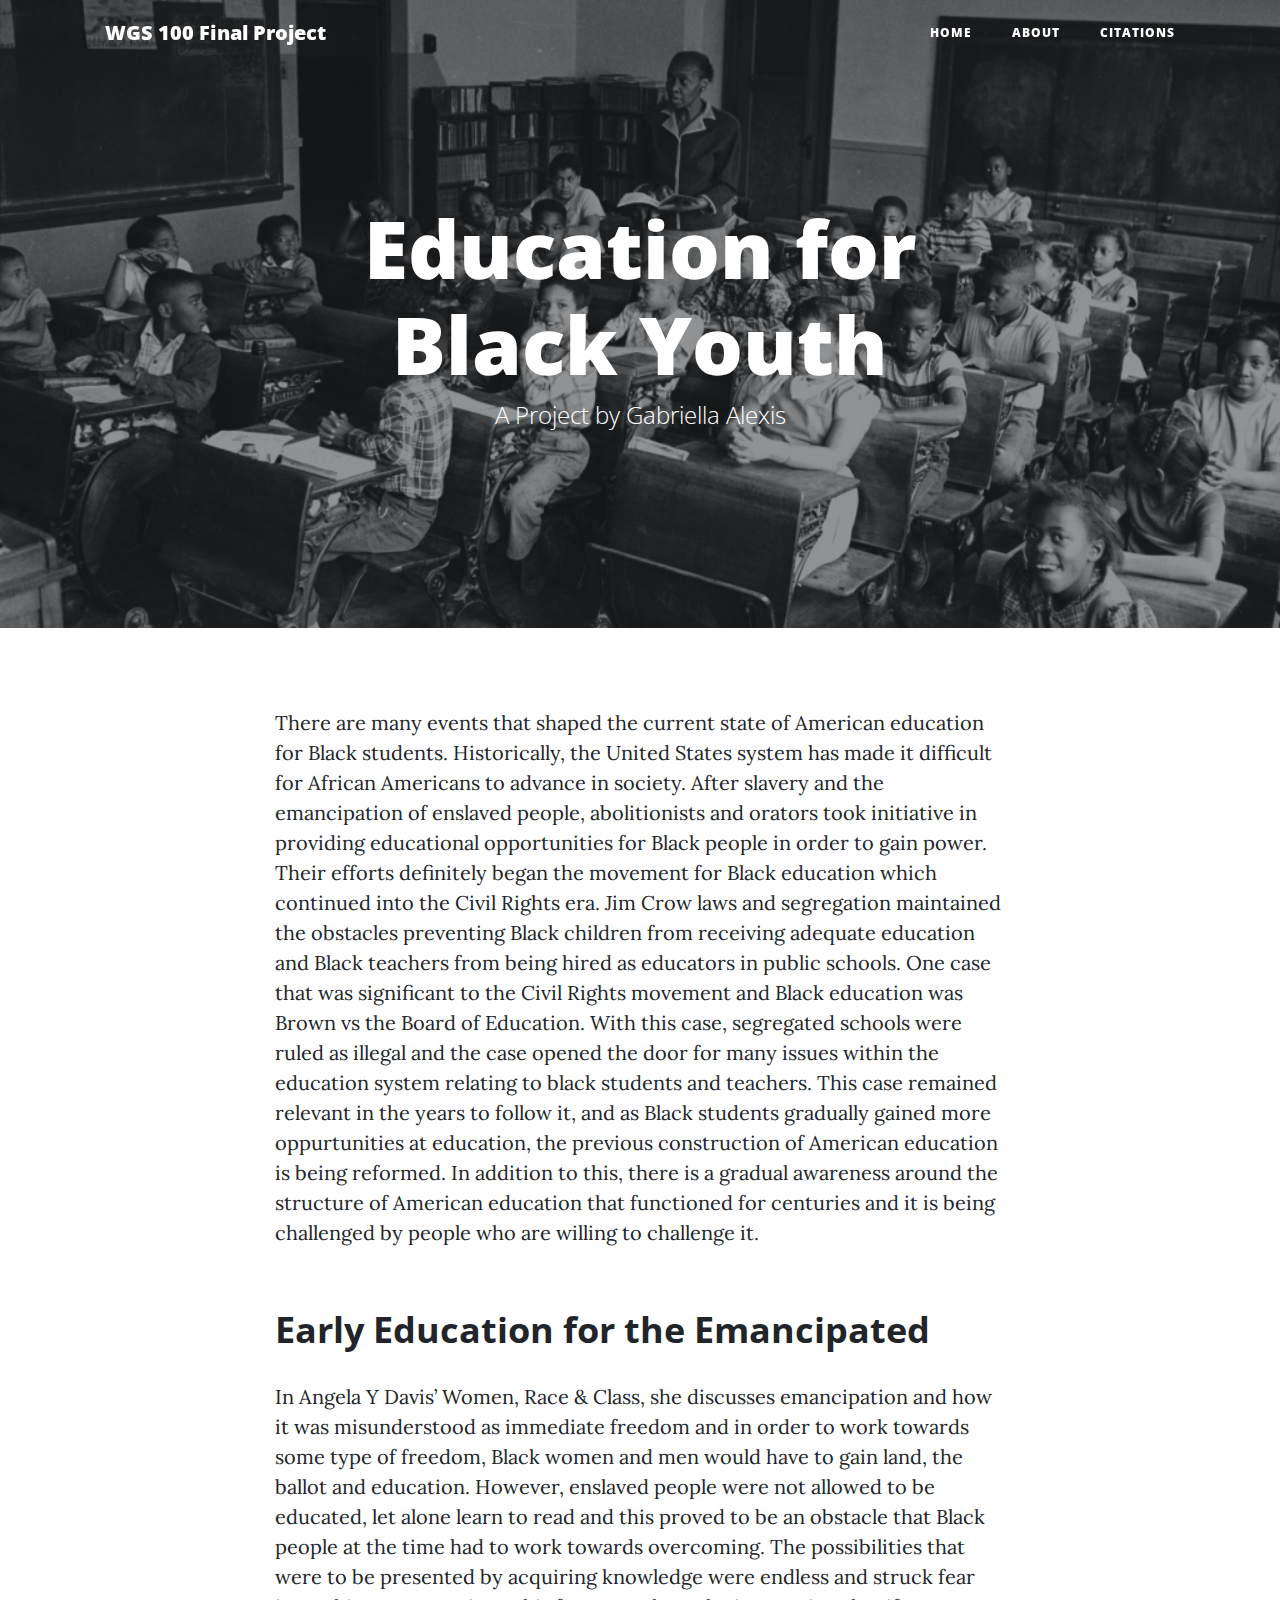
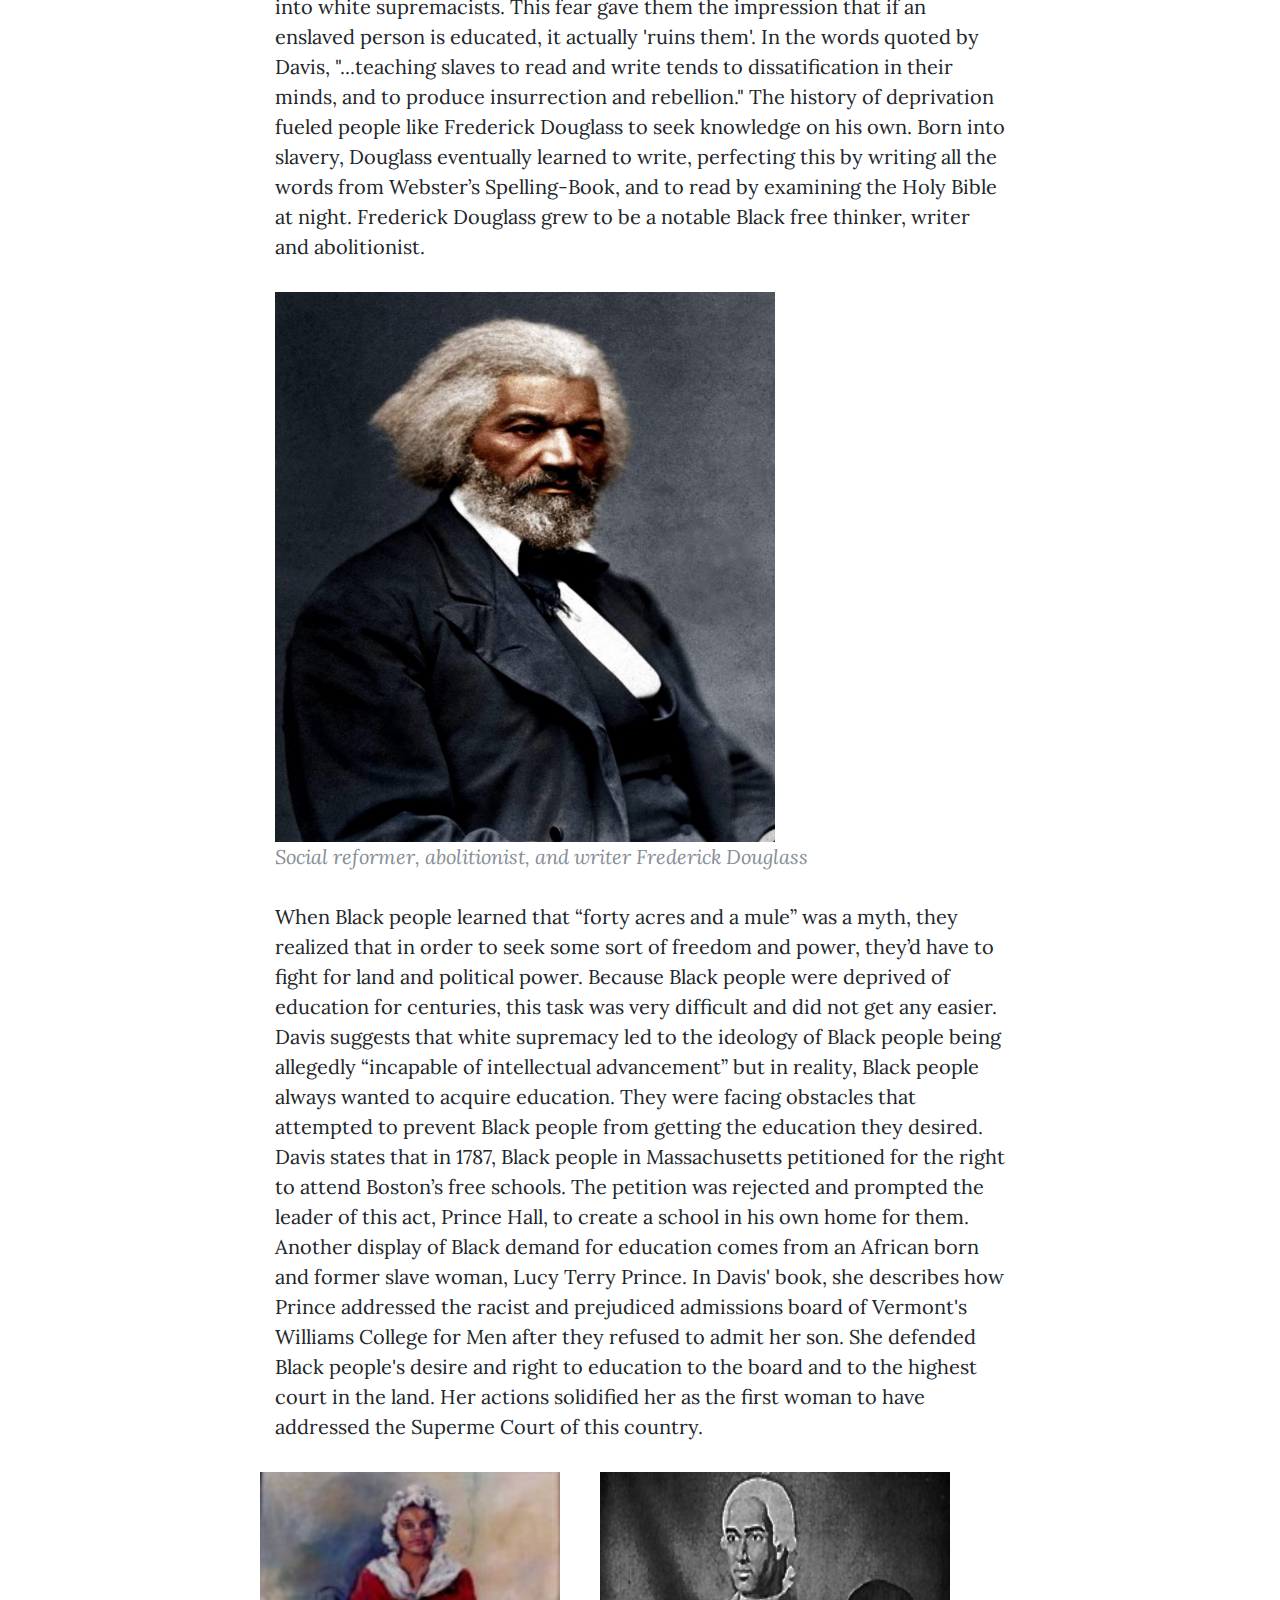
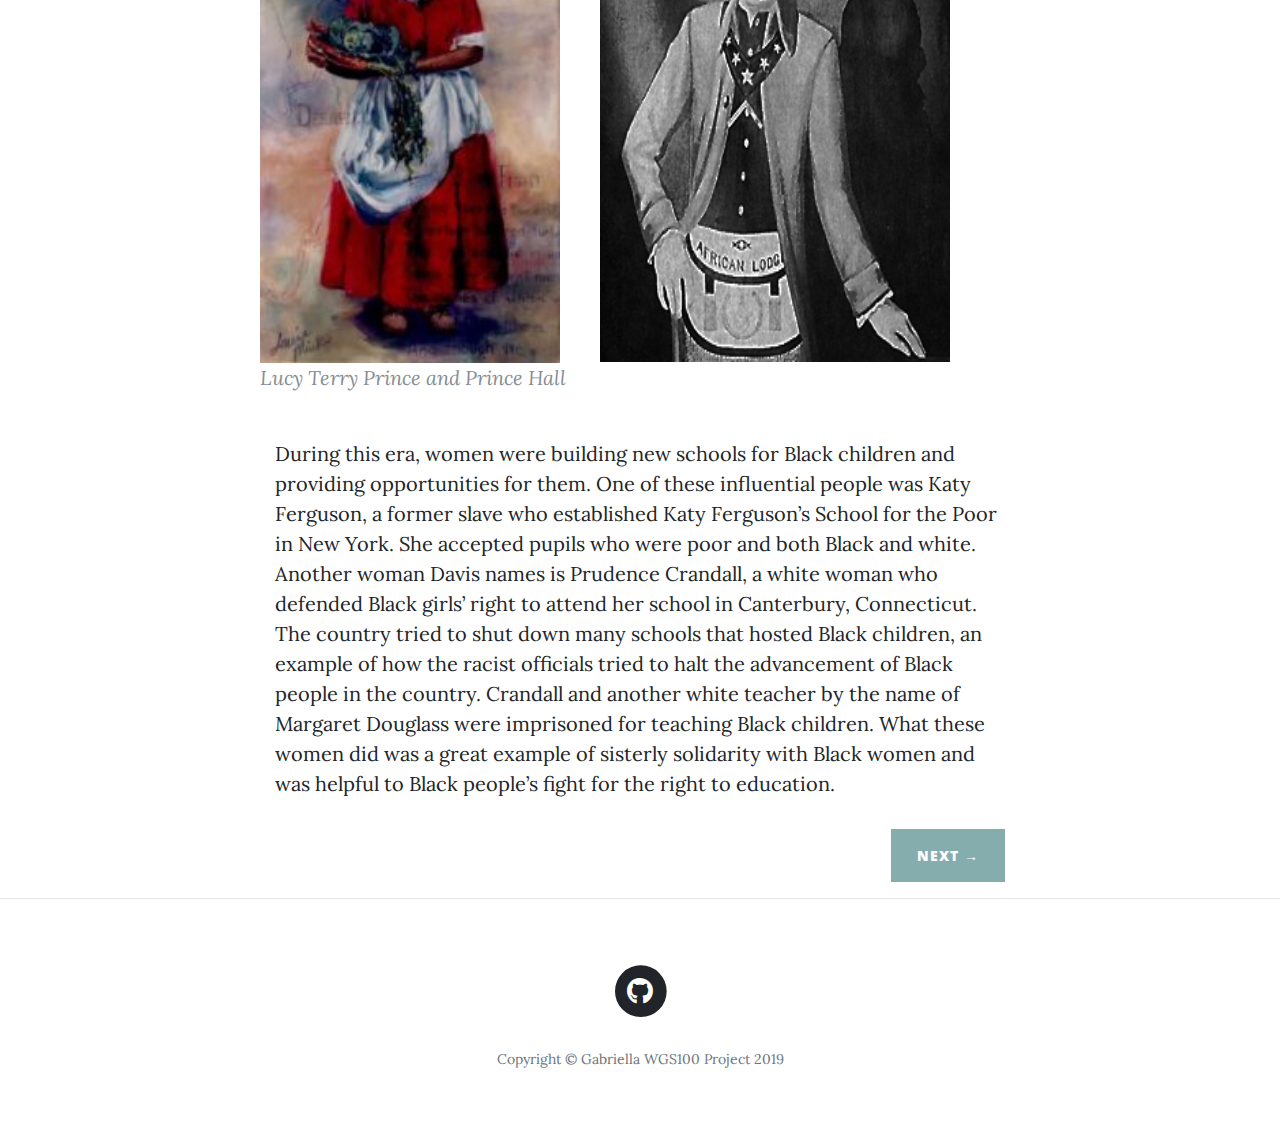
<file: index.html>
<!DOCTYPE html>
<html lang="en">

<head>

  <meta charset="utf-8">
  <meta name="viewport" content="width=device-width, initial-scale=1, shrink-to-fit=no">
  <meta name="description" content="">
  <meta name="author" content="">

  <title>WGS100 FINAL PROJECT</title>

  <!-- Bootstrap core CSS -->
  <link href="vendor/bootstrap/css/bootstrap.min.css" rel="stylesheet">

  <!-- Custom fonts for this template -->
  <link href="vendor/fontawesome-free/css/all.min.css" rel="stylesheet" type="text/css">
  <link href='https://fonts.googleapis.com/css?family=Lora:400,700,400italic,700italic' rel='stylesheet' type='text/css'>
  <link href='https://fonts.googleapis.com/css?family=Open+Sans:300italic,400italic,600italic,700italic,800italic,400,300,600,700,800' rel='stylesheet' type='text/css'>

  <!-- Custom styles for this template -->
  <link href="css/clean-blog.min.css" rel="stylesheet">

</head>

<body>

  <!-- Navigation -->
  <nav class="navbar navbar-expand-lg navbar-light fixed-top" id="mainNav">
    <div class="container">
      <a class="navbar-brand" href="index.html">WGS 100 Final Project</a>
      <button class="navbar-toggler navbar-toggler-right" type="button" data-toggle="collapse" data-target="#navbarResponsive" aria-controls="navbarResponsive" aria-expanded="false" aria-label="Toggle navigation">
        Menu
        <i class="fas fa-bars"></i>
      </button>
      <div class="collapse navbar-collapse" id="navbarResponsive">
        <ul class="navbar-nav ml-auto">
          <li class="nav-item">
            <a class="nav-link" href="index.html">Home</a>
          </li>
          <li class="nav-item">
            <a class="nav-link" href="about.html">About</a>
          </li>
          <li class="nav-item">
            <a class="nav-link" href="Citations.html">Citations</a>
          </li>
        </ul>
      </div>
    </div>
  </nav>

  <!-- Page Header -->
  <header class="masthead" style="background-image: url('img/classroom.jpg')">
    <div class="overlay"></div>
    <div class="container">
      <div class="row">
        <div class="col-lg-8 col-md-10 mx-auto">
          <div class="site-heading">
            <h1>Education for Black Youth</h1>
            <span class="subheading">A Project by Gabriella Alexis</span>
          </div>
        </div>
      </div>
    </div>
  </header>

  <!-- Main Content -->
  <div class="container">
    <div class="row">
      <div class="col-lg-8 col-md-10 mx-auto">
      	<p>There are many events that shaped the current state of American education for Black students.  Historically, the United States system has made it difficult for African Americans to advance in society. After slavery and the emancipation of enslaved people, abolitionists and orators took initiative in providing educational opportunities for Black people in order to gain power.  Their efforts definitely began the movement for Black education which continued into the Civil Rights era.  Jim Crow laws and segregation maintained the obstacles preventing Black children from receiving adequate education and Black teachers from being hired as educators in public schools.  One case that was significant to the Civil Rights movement and Black education was Brown vs the Board of Education. With this case, segregated schools were ruled as illegal and the case opened the door for many issues within the education system relating to black students and teachers.  This case remained relevant in the years to follow it, and as Black students gradually gained more oppurtunities at education, the previous construction of American education is being reformed.  In addition to this, there is a gradual awareness around the structure of American education that functioned for centuries and it is being challenged by people who are willing to challenge it.</p>
        
        <h2 class="section-heading">Early Education for the Emancipated</h2>
        
        <p>In Angela Y Davis’ Women, Race & Class, she discusses emancipation and how it was misunderstood as immediate freedom and in order to work towards some type of freedom, Black women and men would have to gain land, the ballot and education.  However, enslaved people were not allowed to be educated, let alone learn to read and this proved to be an obstacle that Black people at the time had to work towards overcoming.  The possibilities that were to be presented by acquiring knowledge were endless and struck fear into white supremacists. This fear gave them the impression that if an enslaved person is educated, it actually 'ruins them'.  In the words quoted by Davis, "...teaching slaves to read and write tends to dissatification in their minds, and to produce insurrection and rebellion."  The history of deprivation fueled people like Frederick Douglass to seek knowledge on his own.  Born into slavery, Douglass eventually learned to write, perfecting this by writing all the words from Webster’s Spelling-Book, and to read by examining the Holy Bible at night.  Frederick Douglass grew to be a notable Black free thinker, writer and abolitionist.</p>

        <img src="img/FrederickDouglass.jpg" alt="Douglass" height="550" width="500">
        <blockquote class="blockquote">Social reformer, abolitionist, and writer Frederick Douglass</blockquote>
        
        <p>When Black people learned that “forty acres and a mule” was a myth, they realized that in order to seek some sort of freedom and power, they’d have to fight for land and political power.  Because Black people were deprived of education for centuries, this task was very difficult and did not get any easier.  Davis suggests that white supremacy led to the ideology of Black people being allegedly “incapable of intellectual advancement” but in reality, Black people always wanted to acquire education.  They were facing obstacles that attempted to prevent Black people from getting the education they desired.  Davis states that in 1787, Black people in Massachusetts petitioned for the right to attend Boston’s free schools.  The petition was rejected and prompted the leader of this act, Prince Hall, to create a school in his own home for them. Another display of Black demand for education comes from an African born and former slave woman, Lucy Terry Prince.  In Davis' book, she describes how Prince addressed the racist and prejudiced admissions board of Vermont's Williams College for Men after they refused to admit her son. She defended Black people's desire and right to education to the board and to the highest court in the land. Her actions solidified her as the first woman to have addressed the Superme Court of this country.</p>

        <div class="row">
          <div class="column">
            <img src="img/LucyTerryPrince.jpg" width="300">
          </div>
          <div class="column">
            <img src="img/PrinceHall.jpg" width="350" height="490" style="box-sizing: content-box; padding-left: 40px;">
          </div>
          <blockquote class="blockquote">Lucy Terry Prince and Prince Hall</blockquote>
        </div>

        <p>During this era, women were building new schools for Black children and providing opportunities for them.  One of these influential people was Katy Ferguson, a former slave who established Katy Ferguson’s School for the Poor in New York.  She accepted pupils who were poor and both Black and white.  Another woman Davis names is Prudence Crandall, a white woman who defended Black girls’ right to attend her school in Canterbury, Connecticut.  The country tried to shut down many schools that hosted Black children, an example of how the racist officials tried to halt the advancement of Black people in the country.  Crandall and another white teacher by the name of Margaret Douglass were imprisoned for teaching Black children.  What these women did was a great example of sisterly solidarity with Black women and was helpful to Black people’s fight for the right to education.</p>
        <!-- Pager -->
        <div class="clearfix">
          <a class="btn btn-primary float-right" href="BvBOE.html">Next &rarr;</a>
        </div>
      </div>
    </div>
  </div>

  <hr>

  <!-- Footer -->
   <footer>
    <div class="container">
      <div class="row">
        <div class="col-lg-8 col-md-10 mx-auto">
          <ul class="list-inline text-center">
          
            <li class="list-inline-item">
              <a href="https://github.com/gabbya8?tab=repositories" target="_blank">
                <span class="fa-stack fa-lg">
                  <i class="fas fa-circle fa-stack-2x"></i>
                  <i class="fab fa-github fa-stack-1x fa-inverse"></i>
                </span>
              </a>
            </li>
          </ul>
          <p class="copyright text-muted">Copyright &copy; Gabriella WGS100 Project 2019</p>
        </div>
      </div>
    </div>
  </footer>

  <!-- Bootstrap core JavaScript -->
  <script src="vendor/jquery/jquery.min.js"></script>
  <script src="vendor/bootstrap/js/bootstrap.bundle.min.js"></script>

  <!-- Custom scripts for this template -->
  <script src="js/clean-blog.min.js"></script>

</body>

</html>
</file>
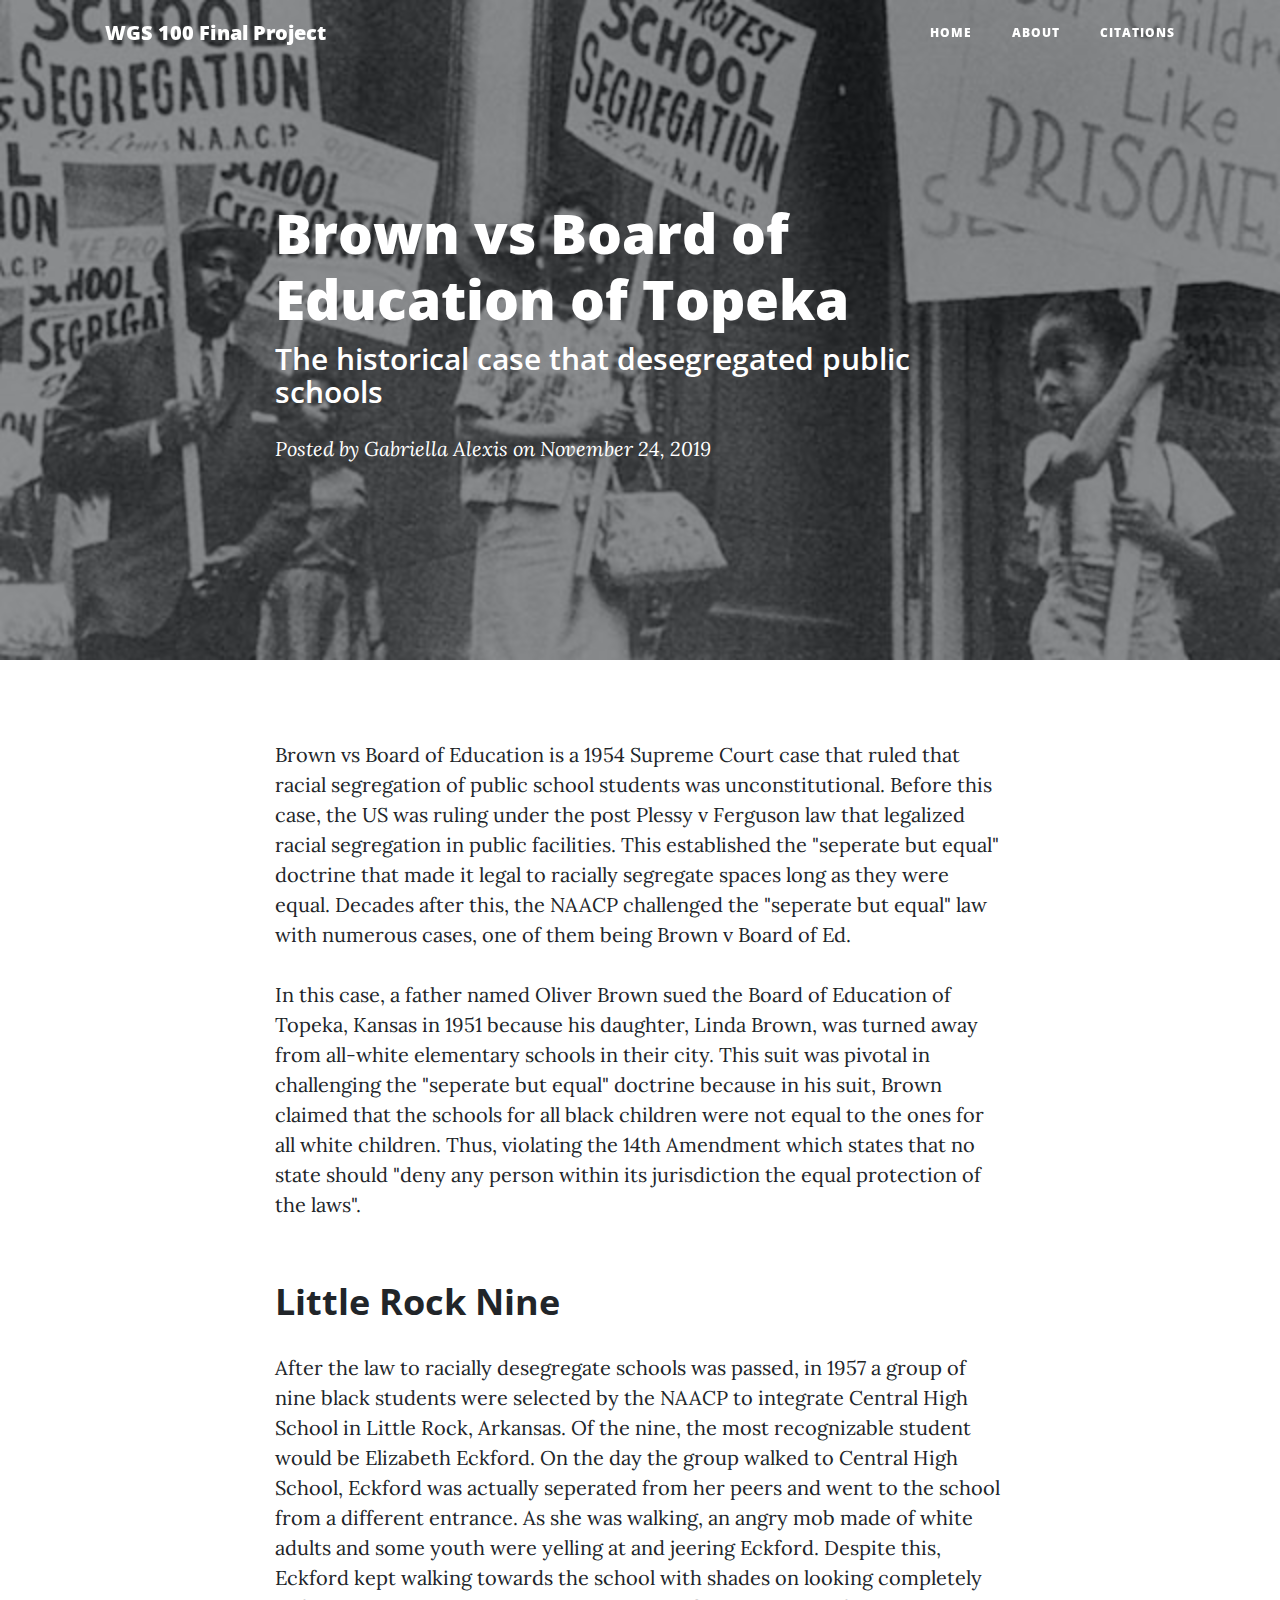
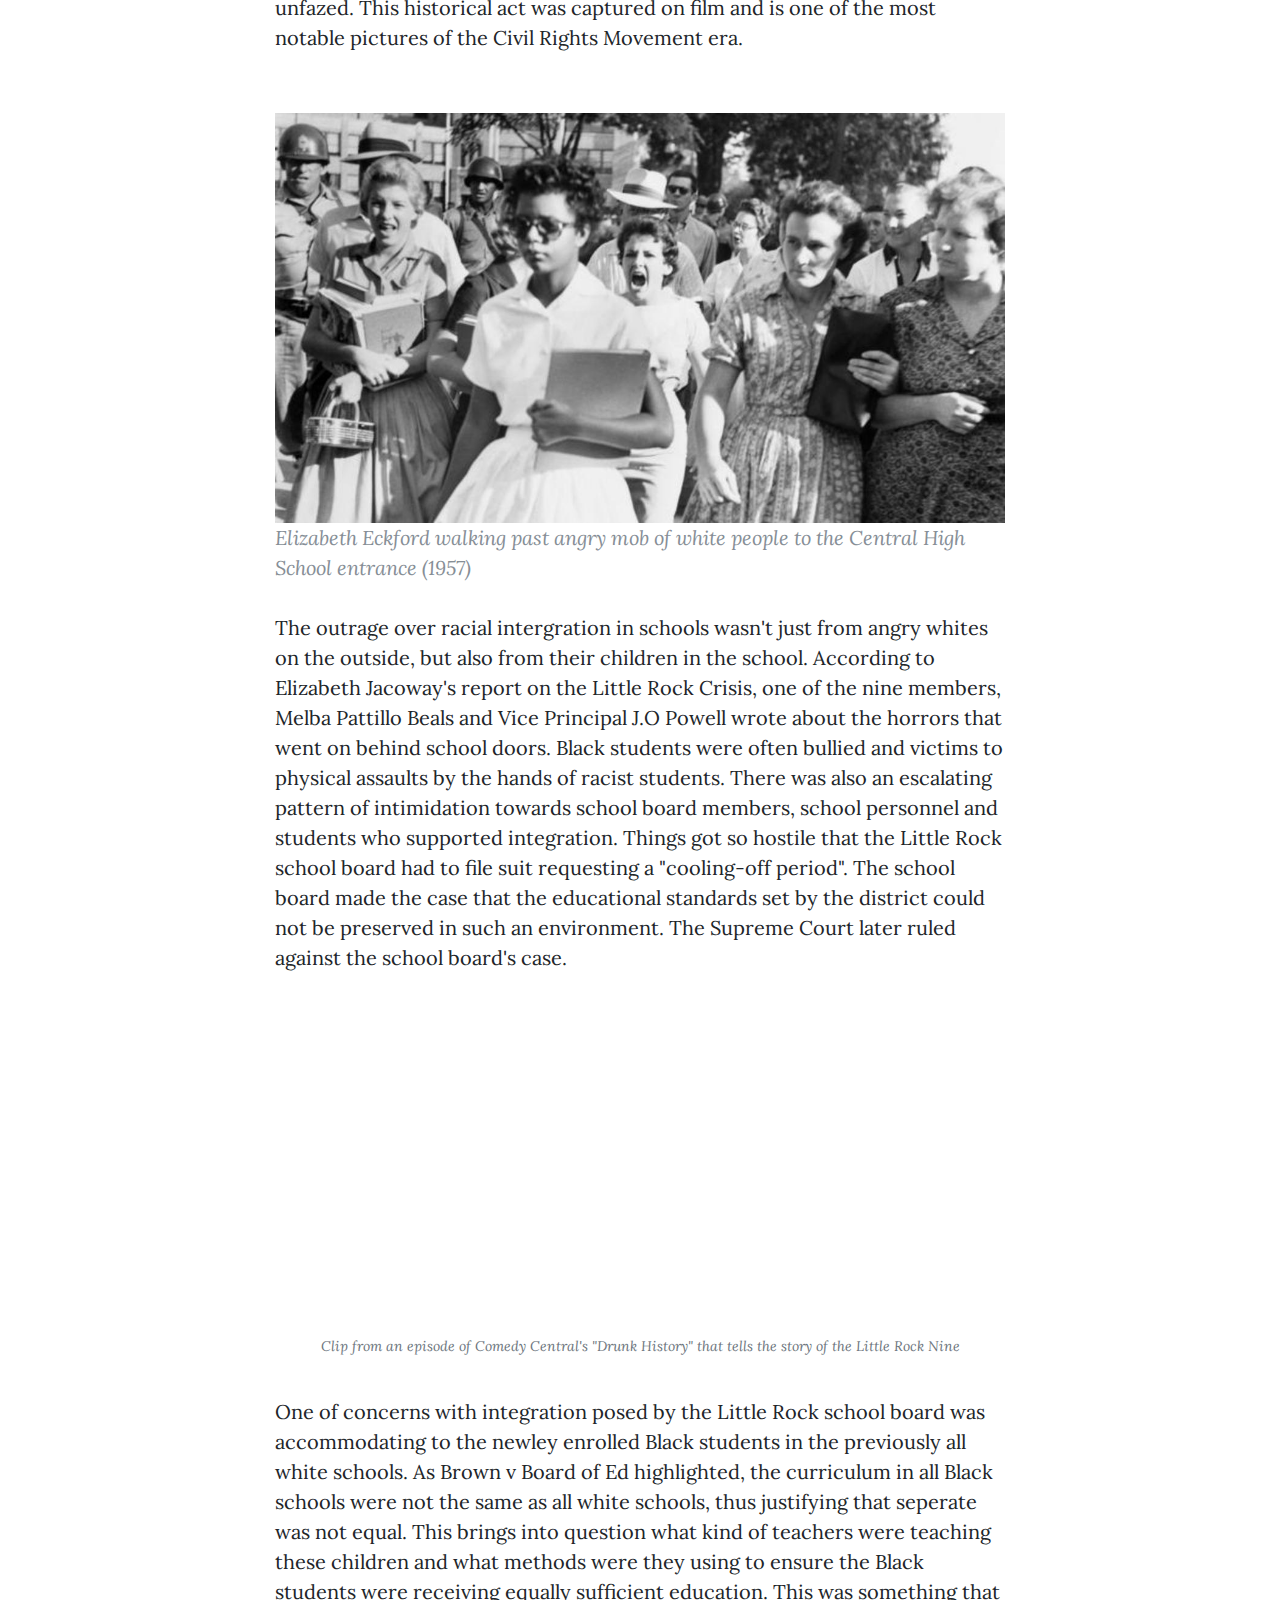
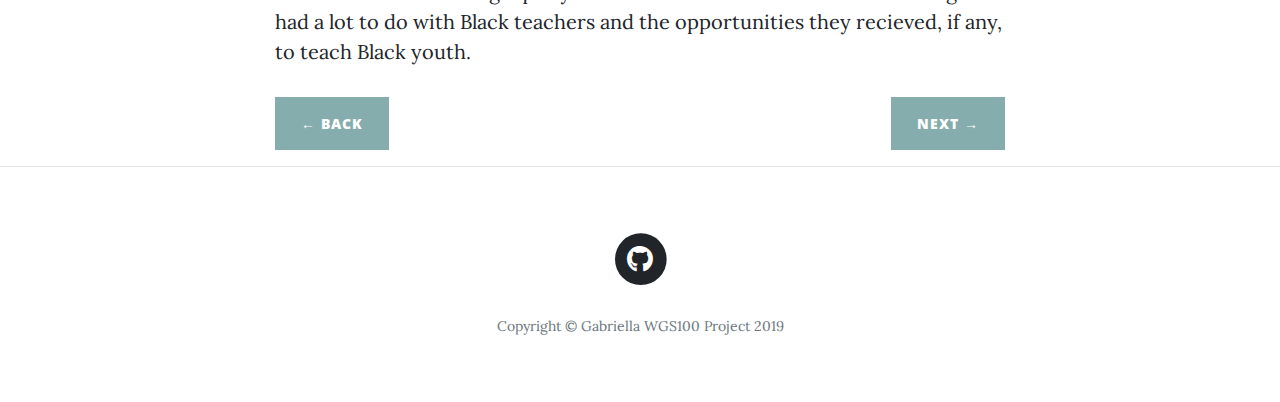
<file: BvBOE.html>
<!DOCTYPE html>
<html lang="en">

<head>

  <meta charset="utf-8">
  <meta name="viewport" content="width=device-width, initial-scale=1, shrink-to-fit=no">
  <meta name="description" content="">
  <meta name="author" content="">

  <title>Brown vs Board of Education</title>

  <!-- Bootstrap core CSS -->
  <link href="vendor/bootstrap/css/bootstrap.min.css" rel="stylesheet">

  <!-- Custom fonts for this template -->
  <link href="vendor/fontawesome-free/css/all.min.css" rel="stylesheet" type="text/css">
  <link href='https://fonts.googleapis.com/css?family=Lora:400,700,400italic,700italic' rel='stylesheet' type='text/css'>
  <link href='https://fonts.googleapis.com/css?family=Open+Sans:300italic,400italic,600italic,700italic,800italic,400,300,600,700,800' rel='stylesheet' type='text/css'>

  <!-- Custom styles for this template -->
  <link href="css/clean-blog.min.css" rel="stylesheet">

</head>

<body>

  <!-- Navigation -->
  <nav class="navbar navbar-expand-lg navbar-light fixed-top" id="mainNav">
    <div class="container">
      <a class="navbar-brand" href="index.html">WGS 100 Final Project</a>
      <button class="navbar-toggler navbar-toggler-right" type="button" data-toggle="collapse" data-target="#navbarResponsive" aria-controls="navbarResponsive" aria-expanded="false" aria-label="Toggle navigation">
        Menu
        <i class="fas fa-bars"></i>
      </button>
      <div class="collapse navbar-collapse" id="navbarResponsive">
        <ul class="navbar-nav ml-auto">
          <li class="nav-item">
            <a class="nav-link" href="index.html">Home</a>
          </li>
          <li class="nav-item">
            <a class="nav-link" href="about.html">About</a>
          </li>
          <li class="nav-item">
            <a class="nav-link" href="Citations.html">Citations</a>
          </li>
        </ul>
      </div>
    </div>
  </nav>

  <!-- Page Header -->
  <header class="masthead" style="background-image: url('img/brownvsboardofed.jpg')">
    <div class="overlay"></div>
    <div class="container">
      <div class="row">
        <div class="col-lg-8 col-md-10 mx-auto">
          <div class="post-heading">
            <h1>Brown vs Board of Education of Topeka</h1>
            <h2 class="subheading">The historical case that desegregated public schools</h2>
            <span class="meta">Posted by
              <a href="#">Gabriella Alexis</a>
              on November 24, 2019</span>
          </div>
        </div>
      </div>
    </div>
  </header>

  <!-- Post Content -->
  <article>
    <div class="container">
      <div class="row">
        <div class="col-lg-8 col-md-10 mx-auto">
          <p>Brown vs Board of Education is a 1954 Supreme Court case that ruled that racial segregation of public school students was unconstitutional. Before this case, the US was ruling under the post Plessy v Ferguson law that legalized racial segregation in public facilities. This established the "seperate but equal" doctrine that made it legal to racially segregate spaces long as they were equal.  Decades after this, the NAACP challenged the "seperate but equal" law with numerous cases, one of them being Brown v Board of Ed. </p>

          <p>In this case, a father named Oliver Brown sued the Board of Education of Topeka, Kansas in 1951 because his daughter, Linda Brown, was turned away from all-white elementary schools in their city. This suit was pivotal in challenging the "seperate but equal" doctrine because in his suit, Brown claimed that the schools for all black children were not equal to the ones for all white children. Thus, violating the 14th Amendment which states that no state should "deny any person within its jurisdiction the equal protection of the laws".</p>


          <h2 class="section-heading">Little Rock Nine</h2>

         <p>After the law to racially desegregate schools was passed, in 1957 a group of nine black students were selected by the NAACP to integrate Central High School in Little Rock, Arkansas. Of the nine, the most recognizable student would be Elizabeth Eckford.  On the day the group walked to Central High School, Eckford was actually seperated from her peers and went to the school from a different entrance.  As she was walking, an angry mob made of white adults and some youth were yelling at and jeering Eckford.  Despite this, Eckford kept walking towards the school with shades on looking completely unfazed.  This historical act was captured on film and is one of the most notable pictures of the Civil Rights Movement era.</p>

          <h2 class="section-heading"></h2>

          <img class= "img-fluid" src="img/eckford.jpg" alt="">
          <blockquote class="blockquote">Elizabeth Eckford walking past angry mob of white people to the Central High School entrance (1957)</blockquote>

          <p>The outrage over racial intergration in schools wasn't just from angry whites on the outside, but also from their children in the school.  According to Elizabeth Jacoway's report on the Little Rock Crisis, one of the nine members, Melba Pattillo Beals and Vice Principal J.O Powell wrote about the horrors that went on behind school doors.  Black students were often bullied and victims to physical assaults by the hands of racist students.  There was also an escalating pattern of intimidation towards school board members, school personnel and students who supported integration.  Things got so hostile that the Little Rock school board had to file suit requesting a "cooling-off period".  The school board made the case that the educational standards set by the district could not be preserved in such an environment.  The Supreme Court later ruled against the school board's case.</p>
          
          <div style="text-align: center;">
            <iframe width="590" height="315" src="https://www.youtube.com/embed/c0xkUFe21Rk" frameborder="0" allow="accelerometer; autoplay; encrypted-media; gyroscope; picture-in-picture" allowfullscreen></iframe>
          </div>
          <span class="caption text-muted">Clip from an episode of Comedy Central's "Drunk History" that tells the story of the Little Rock Nine</span>

          <p>One of concerns with integration posed by the Little Rock school board was accommodating to the newley enrolled Black students in the previously all white schools. As Brown v Board of Ed highlighted, the curriculum in all Black schools were not the same as all white schools, thus justifying that seperate was not equal. This brings into question what kind of teachers were teaching these children and what methods were they using to ensure the Black students were receiving equally sufficient education. This was something that had a lot to do with Black teachers and the opportunities they recieved, if any, to teach Black youth.</p>

          <p></p>
          <div class="clearfix">
            <a class="btn btn-primary float-left" href="index.html">&larr; Back</a>
            <a class="btn btn-primary float-right" href="CivilRightsEra.html">Next &rarr;</a>
          </div>
        </div>
      </div>
    </div>
  </article>

  <hr>

  <!-- Footer -->
    <footer>
    <div class="container">
      <div class="row">
        <div class="col-lg-8 col-md-10 mx-auto">
          <ul class="list-inline text-center">
          
            <li class="list-inline-item">
              <a href="https://github.com/gabbya8?tab=repositories" target="_blank">
                <span class="fa-stack fa-lg">
                  <i class="fas fa-circle fa-stack-2x"></i>
                  <i class="fab fa-github fa-stack-1x fa-inverse"></i>
                </span>
              </a>
            </li>
          </ul>
          <p class="copyright text-muted">Copyright &copy; Gabriella WGS100 Project 2019</p>
        </div>
      </div>
    </div>
  </footer>
  <!-- Bootstrap core JavaScript -->
  <script src="vendor/jquery/jquery.min.js"></script>
  <script src="vendor/bootstrap/js/bootstrap.bundle.min.js"></script>

  <!-- Custom scripts for this template -->
  <script src="js/clean-blog.min.js"></script>

</body>

</html>
</file>
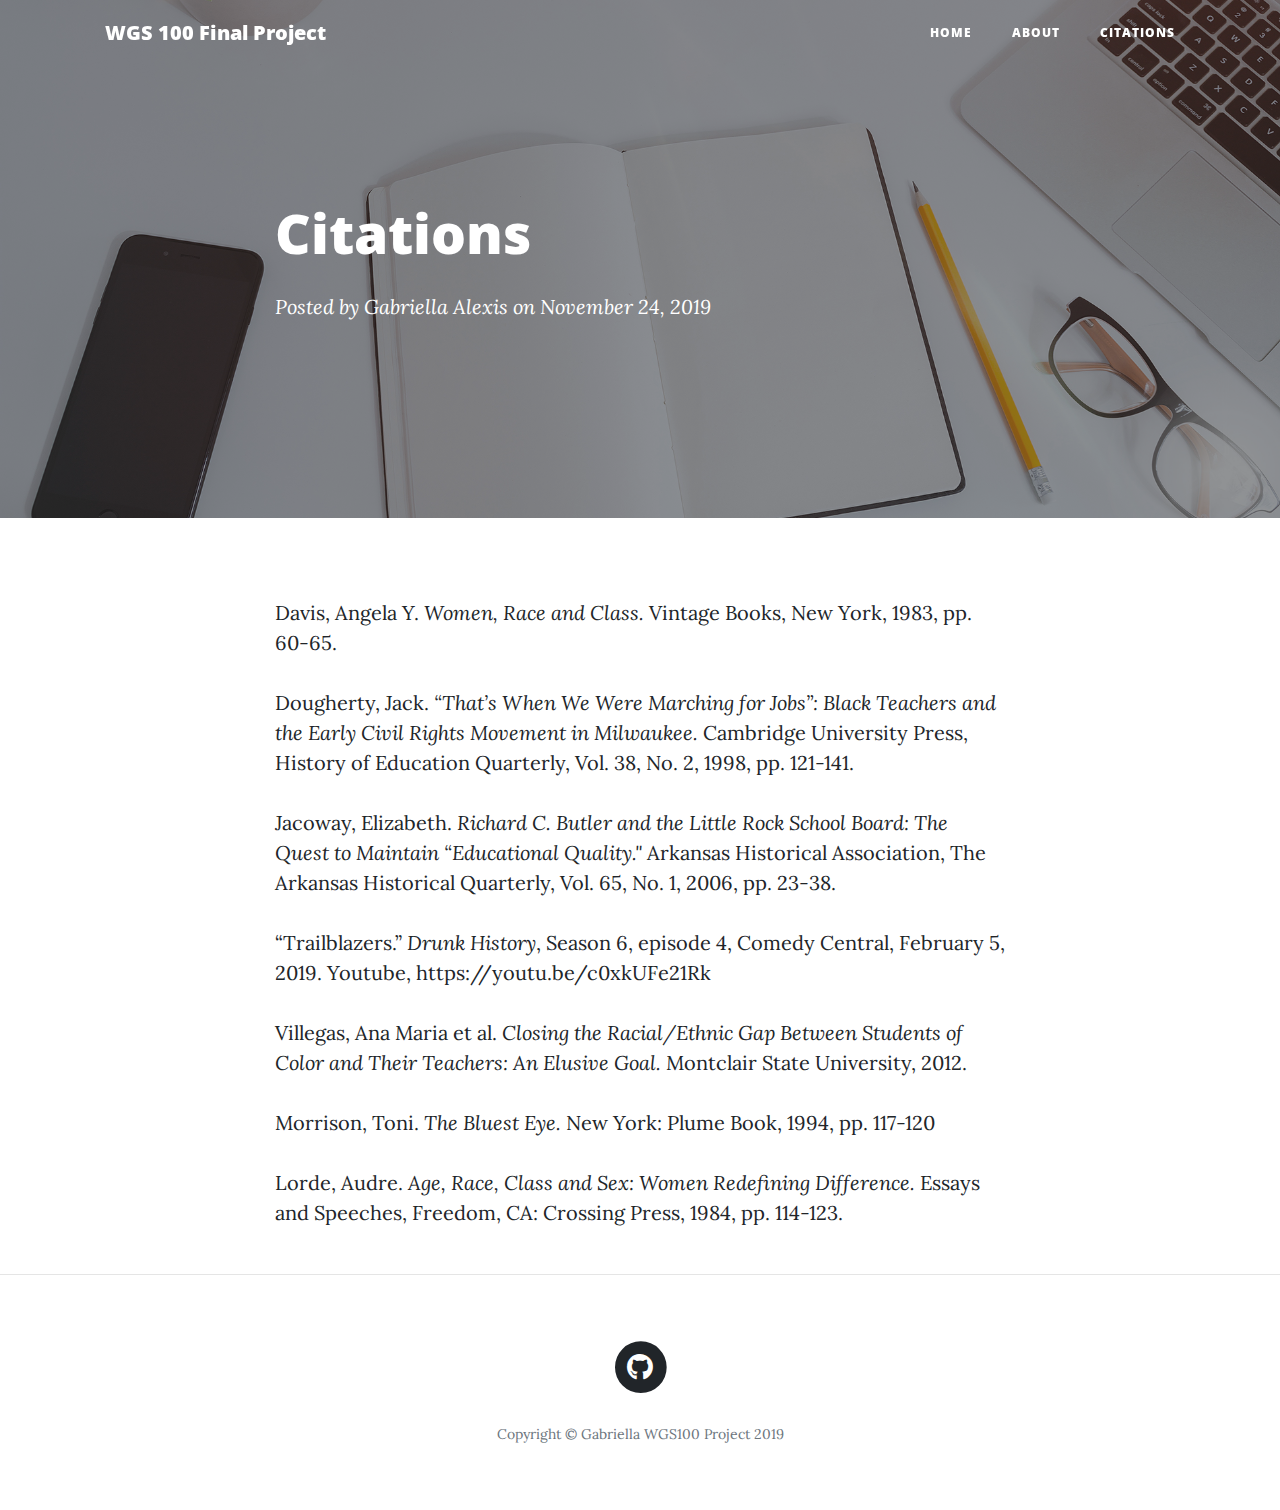
<file: Citations.html>
<!DOCTYPE html>
<html lang="en">

<head>

  <meta charset="utf-8">
  <meta name="viewport" content="width=device-width, initial-scale=1, shrink-to-fit=no">
  <meta name="description" content="">
  <meta name="author" content="">

  <title>Citations</title>

  <!-- Bootstrap core CSS -->
  <link href="vendor/bootstrap/css/bootstrap.min.css" rel="stylesheet">

  <!-- Custom fonts for this template -->
  <link href="vendor/fontawesome-free/css/all.min.css" rel="stylesheet" type="text/css">
  <link href='https://fonts.googleapis.com/css?family=Lora:400,700,400italic,700italic' rel='stylesheet' type='text/css'>
  <link href='https://fonts.googleapis.com/css?family=Open+Sans:300italic,400italic,600italic,700italic,800italic,400,300,600,700,800' rel='stylesheet' type='text/css'>

  <!-- Custom styles for this template -->
  <link href="css/clean-blog.min.css" rel="stylesheet">

</head>

<body>

  <!-- Navigation -->
  <nav class="navbar navbar-expand-lg navbar-light fixed-top" id="mainNav">
    <div class="container">
      <a class="navbar-brand" href="index.html">WGS 100 Final Project</a>
      <button class="navbar-toggler navbar-toggler-right" type="button" data-toggle="collapse" data-target="#navbarResponsive" aria-controls="navbarResponsive" aria-expanded="false" aria-label="Toggle navigation">
        Menu
        <i class="fas fa-bars"></i>
      </button>
      <div class="collapse navbar-collapse" id="navbarResponsive">
        <ul class="navbar-nav ml-auto">
          <li class="nav-item">
            <a class="nav-link" href="index.html">Home</a>
          </li>
          <li class="nav-item">
            <a class="nav-link" href="about.html">About</a>
          </li>
          <li class="nav-item">
            <a class="nav-link" href="post.html">Citations</a>
          </li>
        </ul>
      </div>
    </div>
  </nav>

  <!-- Page Header -->
  <header class="masthead" style="background-image: url('img/home-bg.jpg')">
    <div class="overlay"></div>
    <div class="container">
      <div class="row">
        <div class="col-lg-8 col-md-10 mx-auto">
          <div class="post-heading">
            <h1>Citations</h1>
            <h2 class="subheading"></h2>
            <span class="meta">Posted by
              <a href="#">Gabriella Alexis</a>
              on November 24, 2019</span>
          </div>
        </div>
      </div>
    </div>
  </header>

  <!-- Post Content -->
  <article>
    <div class="container">
      <div class="row">
        <div class="col-lg-8 col-md-10 mx-auto">
          <p>Davis, Angela Y.  <i>Women, Race and Class.</i> Vintage Books, New York, 1983, pp. 60-65.</p>
          <p>Dougherty, Jack. <i>“That’s When We Were Marching for Jobs”:  Black Teachers and the Early Civil Rights Movement in Milwaukee.</i>  Cambridge University Press, History of Education Quarterly, Vol. 38, No. 2, 1998, pp. 121-141. </p>
          <p>Jacoway, Elizabeth.  <i>Richard C. Butler and the Little Rock School Board:  The Quest to Maintain “Educational Quality."</i>  Arkansas Historical Association, The Arkansas Historical Quarterly, Vol. 65, No. 1, 2006, pp. 23-38.</p>
          <p>“Trailblazers.”  <i>Drunk History</i>, Season 6, episode 4, Comedy Central, February 5, 2019.  Youtube, 
          https://youtu.be/c0xkUFe21Rk</p>
          <p>Villegas, Ana Maria et al.  <i>Closing the Racial/Ethnic Gap Between Students of Color and Their Teachers: An Elusive Goal.</i>  Montclair State University, 2012.</p>
          <p>Morrison, Toni.  <i>The Bluest Eye.</i>  New York: Plume Book, 1994, pp. 117-120</p>
          <p>Lorde, Audre.  <i>Age, Race, Class and Sex:  Women Redefining Difference.</i>  Essays and Speeches, Freedom, CA: Crossing Press, 1984, pp. 114-123.</p>

        </div>
      </div>
    </div>
  </article>

  <hr>

  <!-- Footer -->
  <footer>
    <div class="container">
      <div class="row">
        <div class="col-lg-8 col-md-10 mx-auto">
          <ul class="list-inline text-center">
          
            <li class="list-inline-item">
              <a href="https://github.com/gabbya8?tab=repositories" target="_blank">
                <span class="fa-stack fa-lg">
                  <i class="fas fa-circle fa-stack-2x"></i>
                  <i class="fab fa-github fa-stack-1x fa-inverse"></i>
                </span>
              </a>
            </li>
          </ul>
          <p class="copyright text-muted">Copyright &copy; Gabriella WGS100 Project 2019</p>
        </div>
      </div>
    </div>
  </footer>

  <!-- Bootstrap core JavaScript -->
  <script src="vendor/jquery/jquery.min.js"></script>
  <script src="vendor/bootstrap/js/bootstrap.bundle.min.js"></script>

  <!-- Custom scripts for this template -->
  <script src="js/clean-blog.min.js"></script>

</body>

</html>
</file>
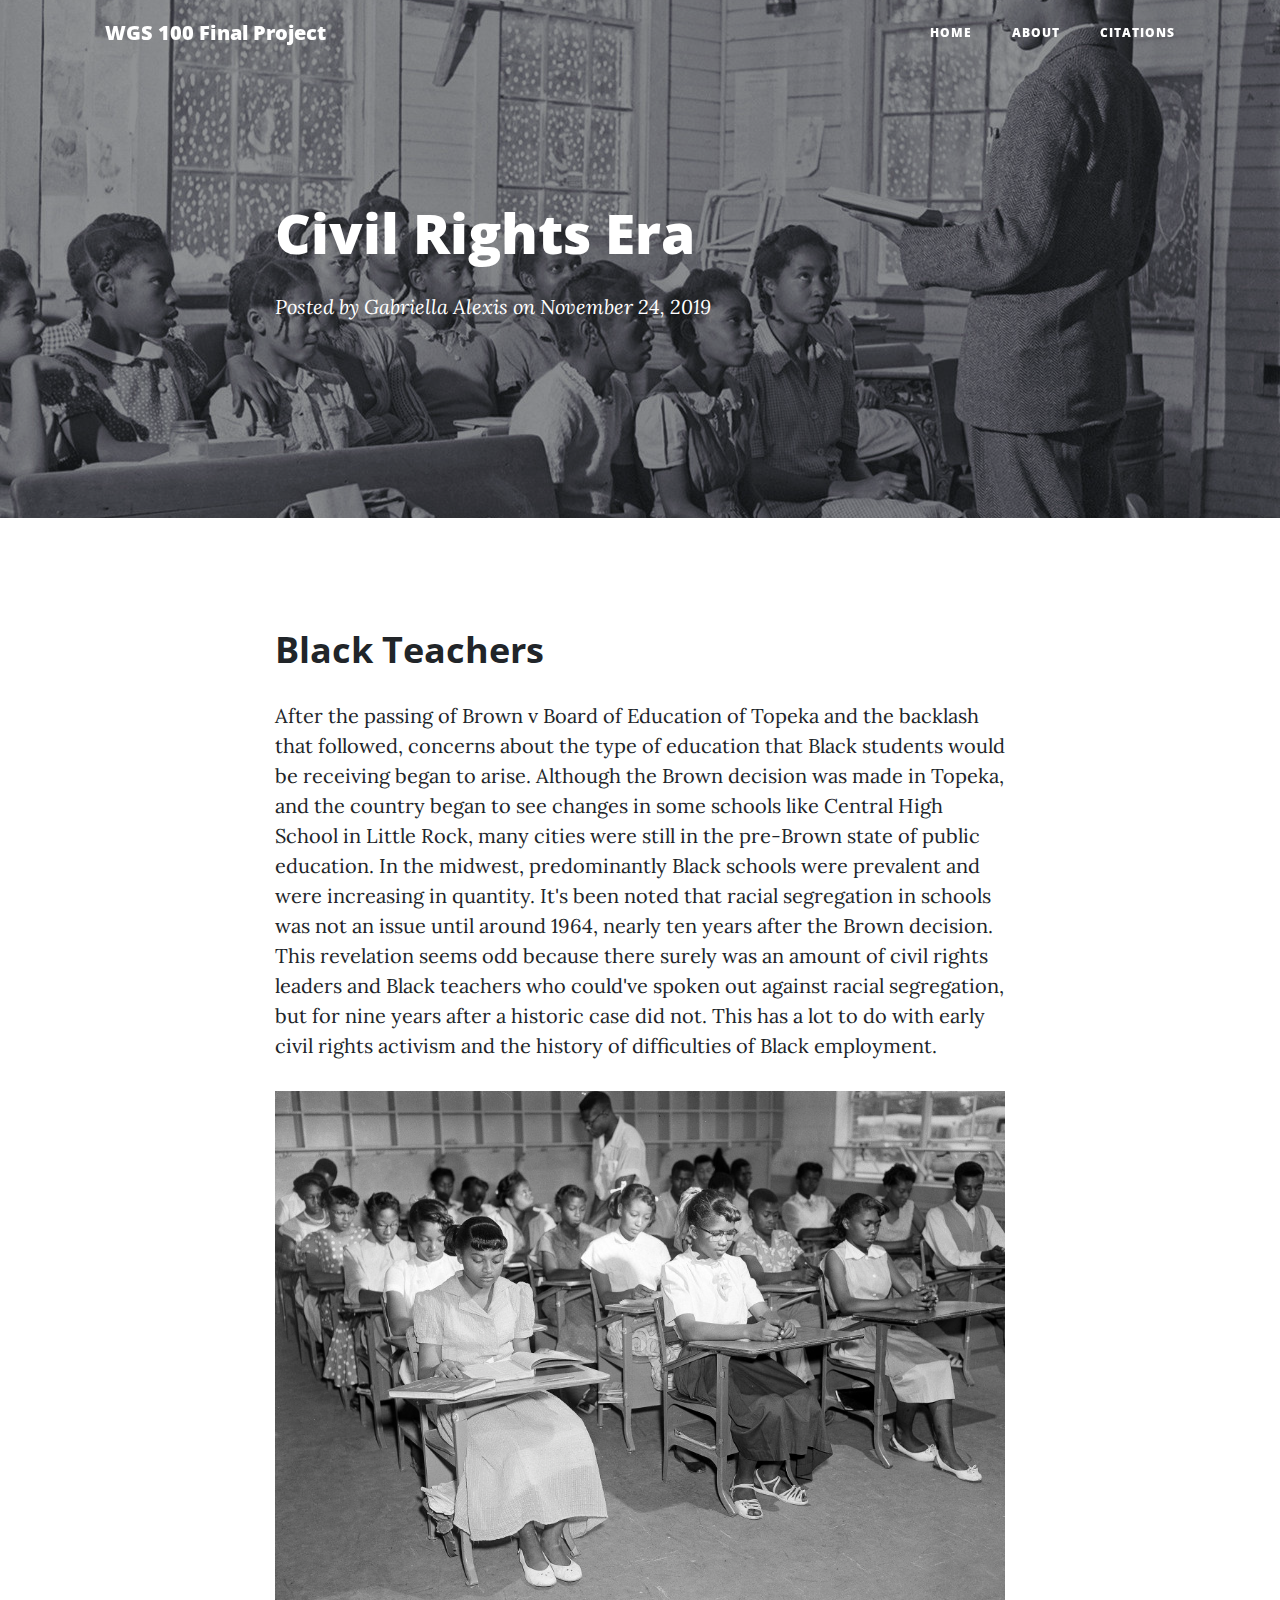
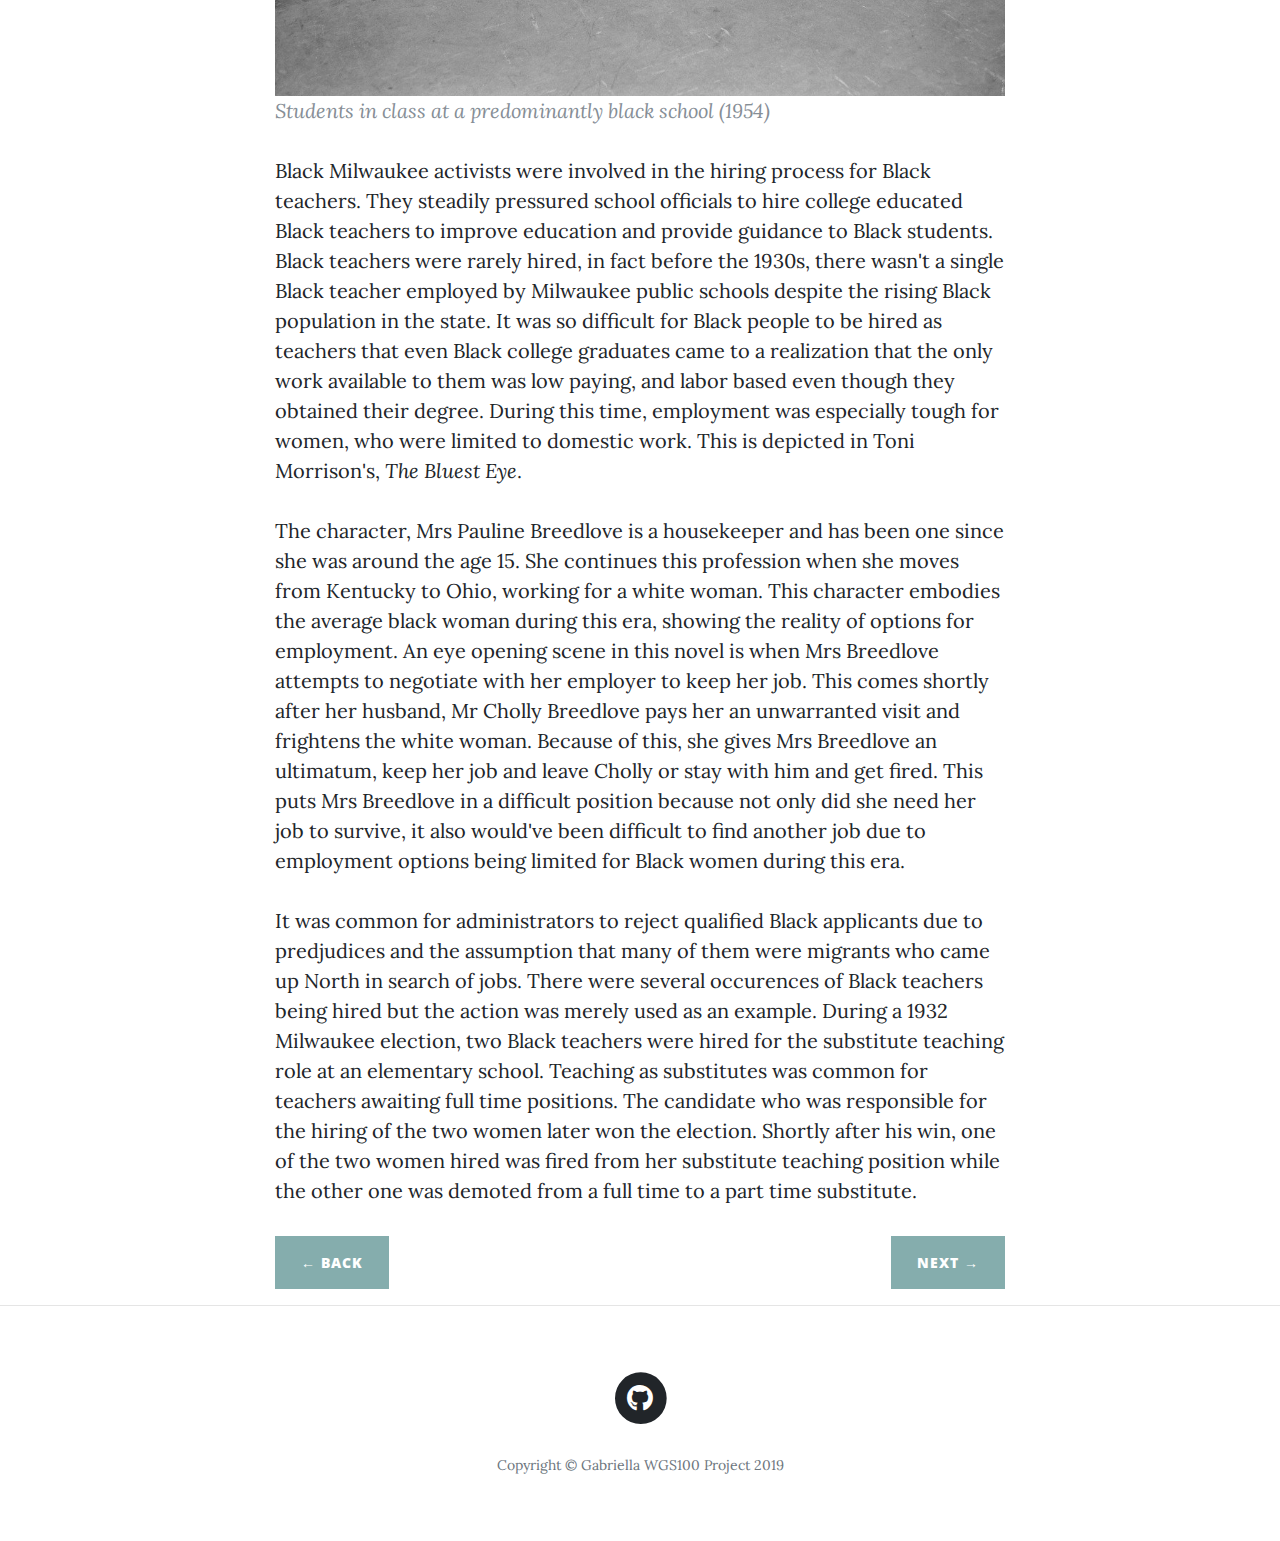
<file: CivilRightsEra.html>
<!DOCTYPE html>
<html lang="en">

<head>

  <meta charset="utf-8">
  <meta name="viewport" content="width=device-width, initial-scale=1, shrink-to-fit=no">
  <meta name="description" content="">
  <meta name="author" content="">

  <title>Civil Rights Era</title>

  <!-- Bootstrap core CSS -->
  <link href="vendor/bootstrap/css/bootstrap.min.css" rel="stylesheet">

  <!-- Custom fonts for this template -->
  <link href="vendor/fontawesome-free/css/all.min.css" rel="stylesheet" type="text/css">
  <link href='https://fonts.googleapis.com/css?family=Lora:400,700,400italic,700italic' rel='stylesheet' type='text/css'>
  <link href='https://fonts.googleapis.com/css?family=Open+Sans:300italic,400italic,600italic,700italic,800italic,400,300,600,700,800' rel='stylesheet' type='text/css'>

  <!-- Custom styles for this template -->
  <link href="css/clean-blog.min.css" rel="stylesheet">

</head>

<body>

  <!-- Navigation -->
  <nav class="navbar navbar-expand-lg navbar-light fixed-top" id="mainNav">
    <div class="container">
      <a class="navbar-brand" href="index.html">WGS 100 Final Project</a>
      <button class="navbar-toggler navbar-toggler-right" type="button" data-toggle="collapse" data-target="#navbarResponsive" aria-controls="navbarResponsive" aria-expanded="false" aria-label="Toggle navigation">
        Menu
        <i class="fas fa-bars"></i>
      </button>
      <div class="collapse navbar-collapse" id="navbarResponsive">
        <ul class="navbar-nav ml-auto">
          <li class="nav-item">
            <a class="nav-link" href="index.html">Home</a>
          </li>
          <li class="nav-item">
            <a class="nav-link" href="about.html">About</a>
          </li>
          <li class="nav-item">
            <a class="nav-link" href="Citations.html">Citations</a>
          </li>
        </ul>
      </div>
    </div>
  </nav>

  <!-- Page Header -->
  <header class="masthead" style="background-image: url('img/blackteacher.jpg')">
    <div class="overlay"></div>
    <div class="container">
      <div class="row">
        <div class="col-lg-8 col-md-10 mx-auto">
          <div class="post-heading">
            <h1>Civil Rights Era</h1>
            <h2 class="subheading"></h2>
            <span class="meta">Posted by
              <a href="#">Gabriella Alexis</a>
              on November 24, 2019</span>
          </div>
        </div>
      </div>
    </div>
  </header>

  <!-- Post Content -->
  <article>
    <div class="container">
      <div class="row">
        <div class="col-lg-8 col-md-10 mx-auto">
          <h2 class="section-heading">Black Teachers</h2>
          <p>After the passing of Brown v Board of Education of Topeka and the backlash that followed, concerns about the type of education that Black students would be receiving began to arise. Although the Brown decision was made in Topeka, and the country began to see changes in some schools like Central High School in Little Rock, many cities were still in the pre-Brown state of public education. In the midwest, predominantly Black schools were prevalent and were increasing in quantity. It's been noted that racial segregation in schools was not an issue until around 1964, nearly ten years after the Brown decision. This revelation seems odd because there surely was an amount of civil rights leaders and Black teachers who could've spoken out against racial segregation, but for nine years after a historic case did not. This has a lot to do with early civil rights activism and the history of difficulties of Black employment.</p>

          <a href="#">
            <img class="img-fluid" src="img/black_classroom.jpg" alt="">
          </a>
          <blockquote class="blockquote">Students in class at a predominantly black school (1954)</blockquote>

          <p>Black Milwaukee activists were involved in the hiring process for Black teachers. They steadily pressured school officials to hire college educated Black teachers to improve education and provide guidance to Black students. Black teachers were rarely hired, in fact before the 1930s, there wasn't a single Black teacher employed by Milwaukee public schools despite the rising Black population in the state. It was so difficult for Black people to be hired as teachers that even Black college graduates came to a realization that the only work available to them was low paying, and labor based even though they obtained their degree.  During this time, employment was especially tough for women, who were limited to domestic work.  This is depicted in Toni Morrison's, <i>The Bluest Eye</i>.</p>

          <p>The character, Mrs Pauline Breedlove is a housekeeper and has been one since she was around the age 15.  She continues this profession when she moves from Kentucky to Ohio, working for a white woman.  This character embodies the average black woman during this era, showing the reality of options for employment.  An eye opening scene in this novel is when Mrs Breedlove attempts to negotiate with her employer to keep her job.  This comes shortly after her husband, Mr Cholly Breedlove pays her an unwarranted visit and frightens the white woman.  Because of this, she gives Mrs Breedlove an ultimatum, keep her job and leave Cholly or stay with him and get fired.  This puts Mrs Breedlove in a difficult position because not only did she need her job to survive, it also would've been difficult to find another job due to employment options being limited for Black women during this era.</p>

          <p>It was common for administrators to reject qualified Black applicants due to predjudices and the assumption that many of them were migrants who came up North in search of jobs.  There were several occurences of Black teachers being hired but the action was merely used as an example. During a 1932 Milwaukee election, two Black teachers were hired for the substitute teaching role at an elementary school. Teaching as substitutes was common for teachers awaiting full time positions. The candidate who was responsible for the hiring of the two women later won the election. Shortly after his win, one of the two women hired was fired from her substitute teaching position while the other one was demoted from a full time to a part time substitute.</p>
          <div class="clearfix">
            <a class="btn btn-primary float-left" href="BvBOE.html">&larr; Back</a>
            <a class="btn btn-primary float-right" href="EducationDiversity.html">Next &rarr;</a>
          </div>
        </div>
      </div>
    </div>
  </article>

  <hr>

  <!-- Footer -->
  <footer>
    <div class="container">
      <div class="row">
        <div class="col-lg-8 col-md-10 mx-auto">
          <ul class="list-inline text-center">
          
            <li class="list-inline-item">
              <a href="https://github.com/gabbya8?tab=repositories" target="_blank">
                <span class="fa-stack fa-lg">
                  <i class="fas fa-circle fa-stack-2x"></i>
                  <i class="fab fa-github fa-stack-1x fa-inverse"></i>
                </span>
              </a>
            </li>
          </ul>
          <p class="copyright text-muted">Copyright &copy; Gabriella WGS100 Project 2019</p>
        </div>
      </div>
    </div>
  </footer>
  <!-- Bootstrap core JavaScript -->
  <script src="vendor/jquery/jquery.min.js"></script>
  <script src="vendor/bootstrap/js/bootstrap.bundle.min.js"></script>

  <!-- Custom scripts for this template -->
  <script src="js/clean-blog.min.js"></script>

</body>

</html>
</file>
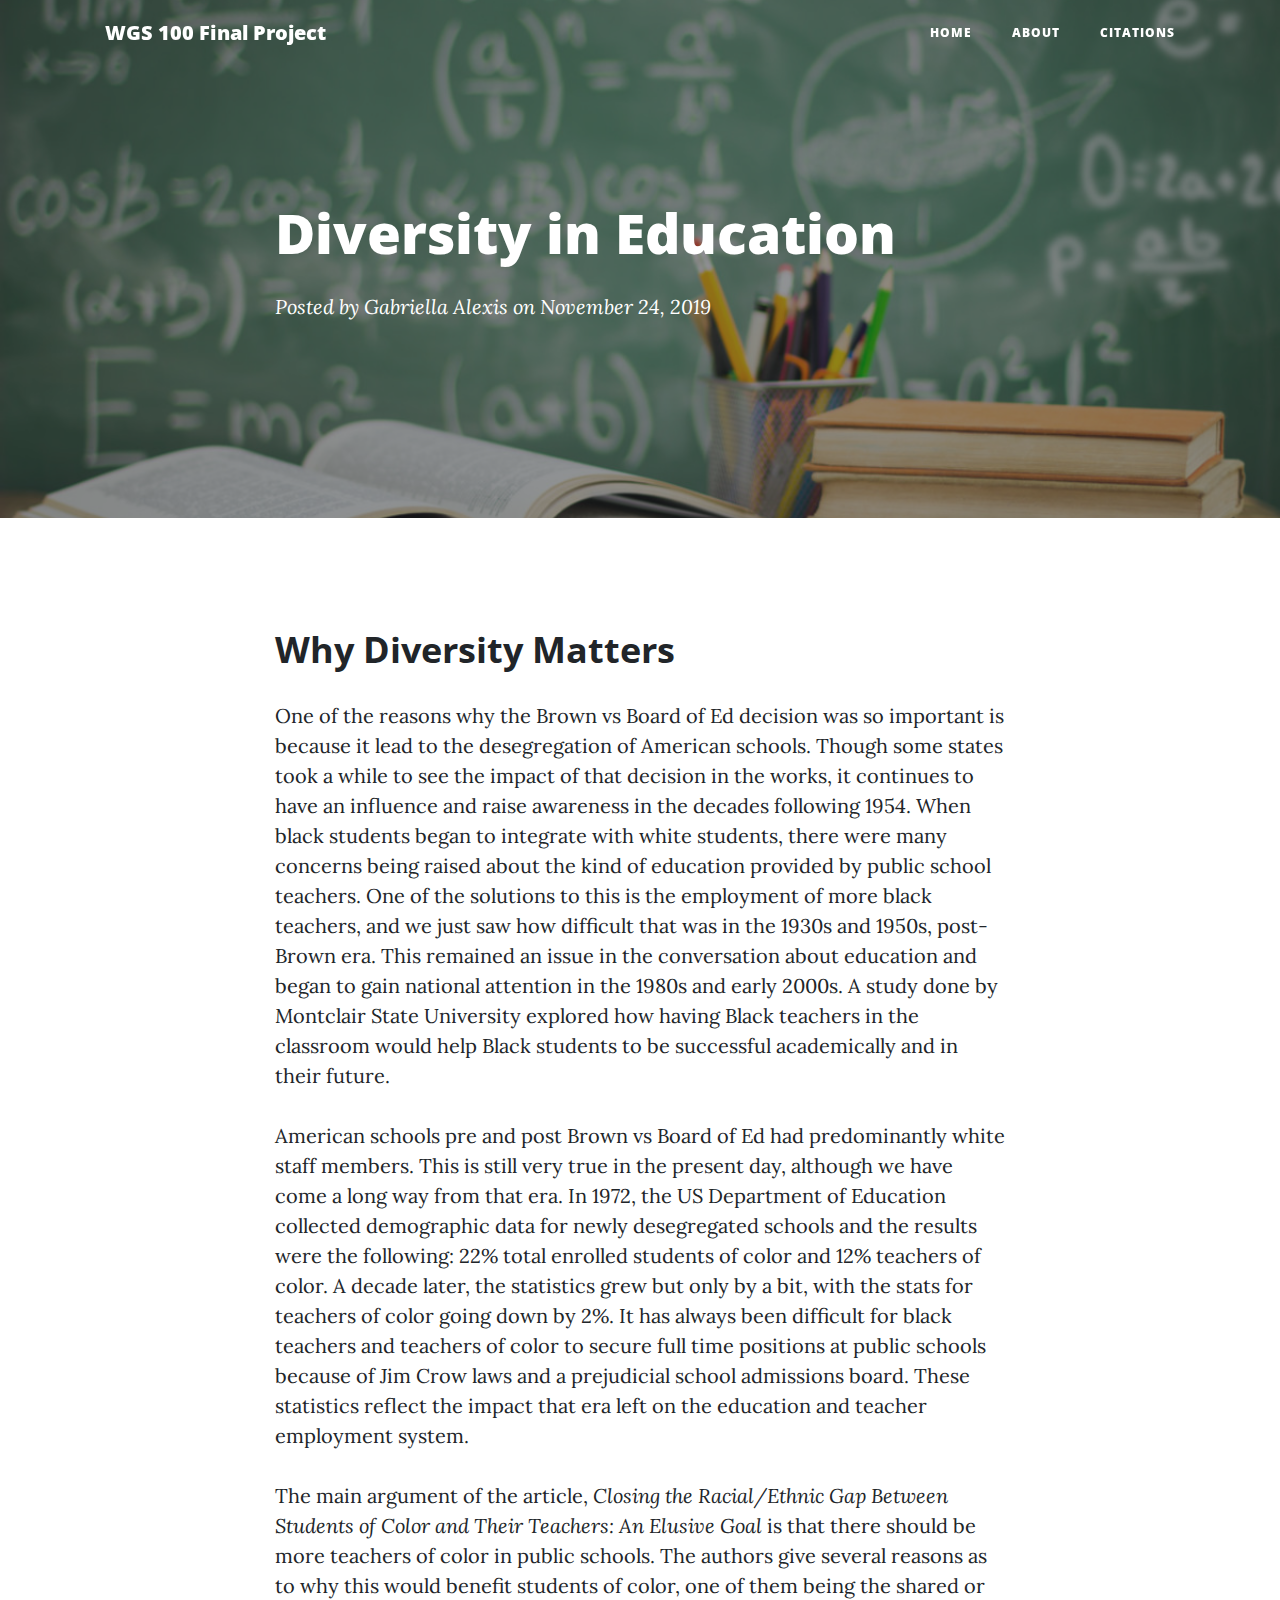
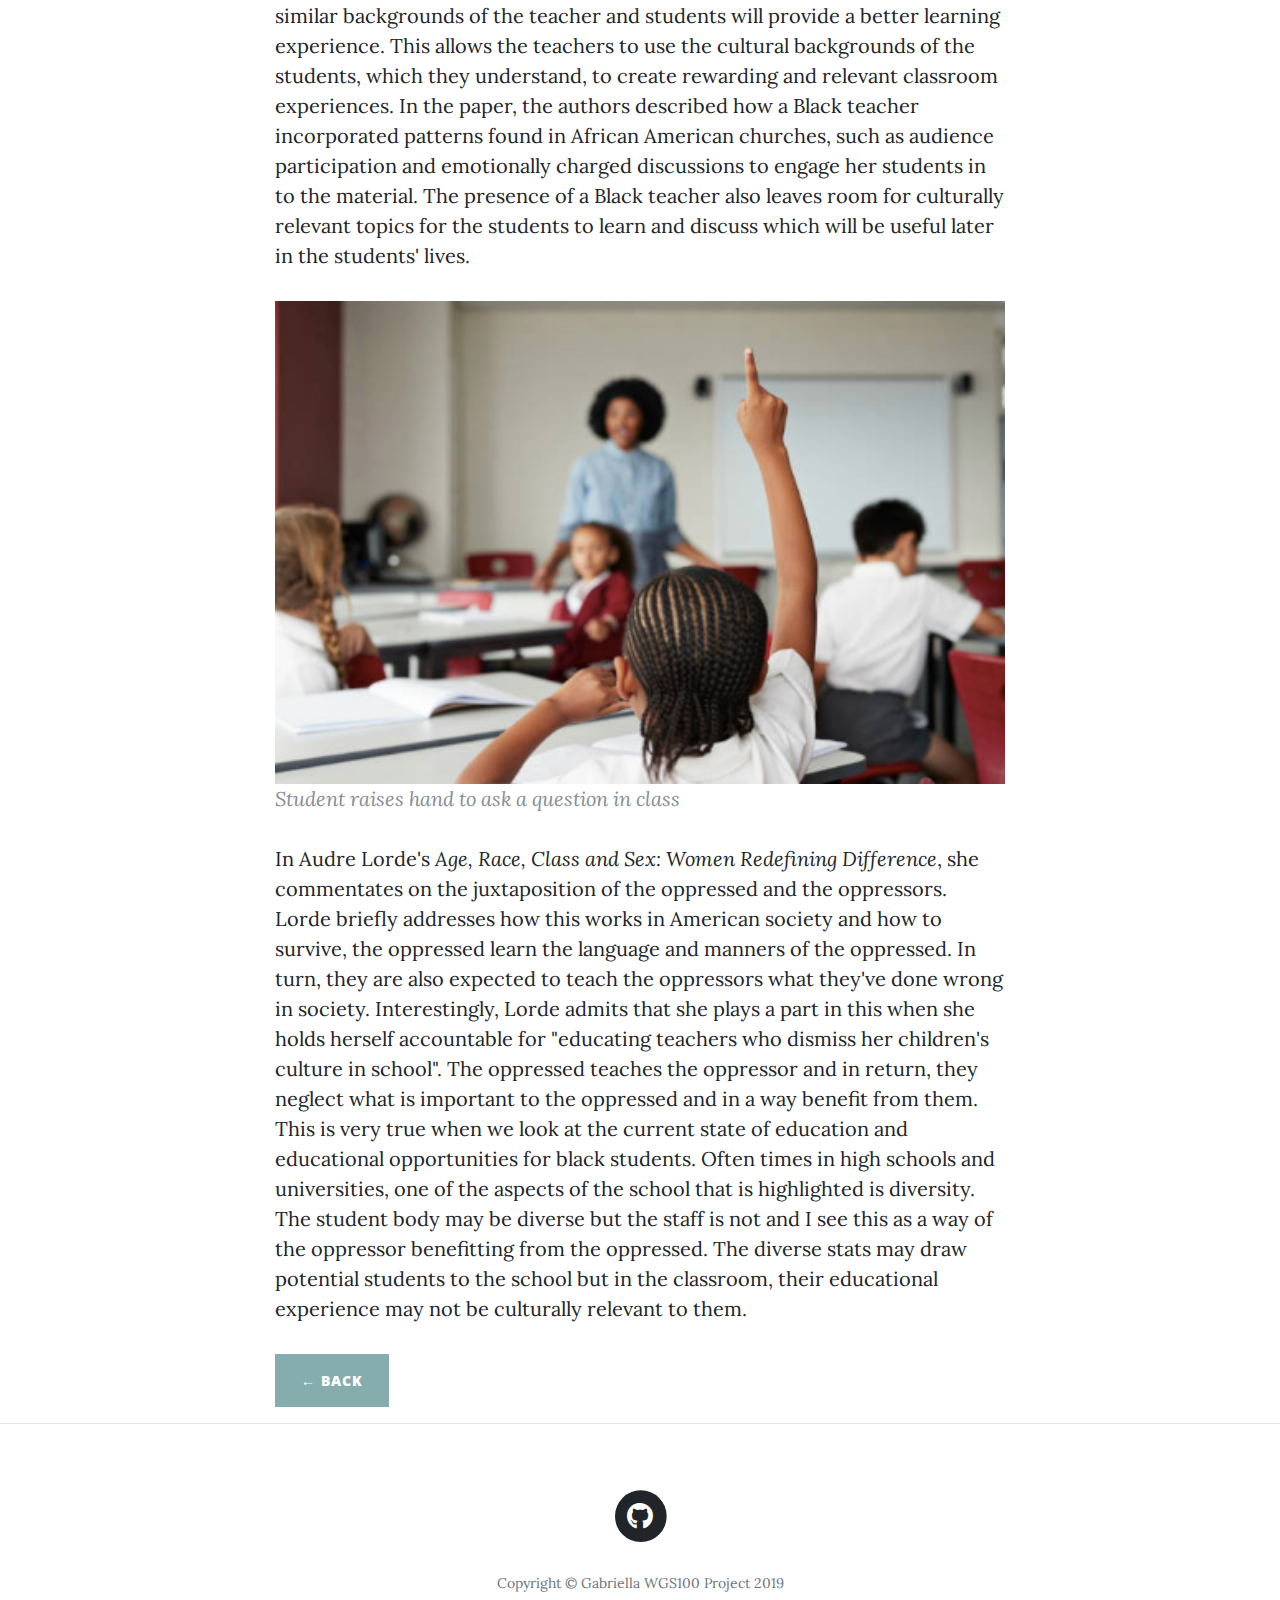
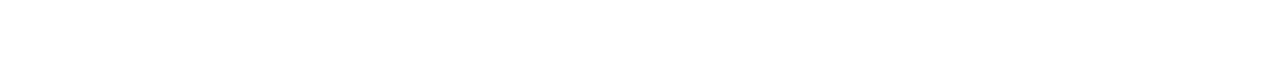
<file: EducationDiversity.html>
<!DOCTYPE html>
<html lang="en">

<head>

  <meta charset="utf-8">
  <meta name="viewport" content="width=device-width, initial-scale=1, shrink-to-fit=no">
  <meta name="description" content="">
  <meta name="author" content="">

  <title>Diversity in Education</title>

  <!-- Bootstrap core CSS -->
  <link href="vendor/bootstrap/css/bootstrap.min.css" rel="stylesheet">

  <!-- Custom fonts for this template -->
  <link href="vendor/fontawesome-free/css/all.min.css" rel="stylesheet" type="text/css">
  <link href='https://fonts.googleapis.com/css?family=Lora:400,700,400italic,700italic' rel='stylesheet' type='text/css'>
  <link href='https://fonts.googleapis.com/css?family=Open+Sans:300italic,400italic,600italic,700italic,800italic,400,300,600,700,800' rel='stylesheet' type='text/css'>

  <!-- Custom styles for this template -->
  <link href="css/clean-blog.min.css" rel="stylesheet">

</head>

<body>

  <!-- Navigation -->
  <nav class="navbar navbar-expand-lg navbar-light fixed-top" id="mainNav">
    <div class="container">
      <a class="navbar-brand" href="index.html">WGS 100 Final Project</a>
      <button class="navbar-toggler navbar-toggler-right" type="button" data-toggle="collapse" data-target="#navbarResponsive" aria-controls="navbarResponsive" aria-expanded="false" aria-label="Toggle navigation">
        Menu
        <i class="fas fa-bars"></i>
      </button>
      <div class="collapse navbar-collapse" id="navbarResponsive">
        <ul class="navbar-nav ml-auto">
          <li class="nav-item">
            <a class="nav-link" href="index.html">Home</a>
          </li>
          <li class="nav-item">
            <a class="nav-link" href="about.html">About</a>
          </li>
          <li class="nav-item">
            <a class="nav-link" href="Citations.html">Citations</a>
          </li>
        </ul>
      </div>
    </div>
  </nav>

  <!-- Page Header -->
  <header class="masthead" style="background-image: url('img/books.jpg')">
    <div class="overlay"></div>
    <div class="container">
      <div class="row">
        <div class="col-lg-8 col-md-10 mx-auto">
          <div class="post-heading">
            <h1>Diversity in Education</h1>
            <h2 class="subheading"></h2>
            <span class="meta">Posted by
              <a href="#">Gabriella Alexis</a>
              on November 24, 2019</span>
          </div>
        </div>
      </div>
    </div>
  </header>

  <!-- Post Content -->
  <article>
    <div class="container">
      <div class="row">
        <div class="col-lg-8 col-md-10 mx-auto">
          <h2 class="section-heading">Why Diversity Matters</h2>
          <p>One of the reasons why the Brown vs Board of Ed decision was so important is because it lead to the desegregation of American schools.  Though some states took a while to see the impact of that decision in the works, it continues to have an influence and raise awareness in the decades following 1954.  When black students began to integrate with white students, there were many concerns being raised about the kind of education provided by public school teachers.  One of the solutions to this is the employment of more black teachers, and we just saw how difficult that was in the 1930s and 1950s, post-Brown era.  This remained an issue in the conversation about education and began to gain national attention in the 1980s and early 2000s.  A study done by Montclair State University explored how having Black teachers in the classroom would help Black students to be successful academically and in their future.</p>

          <p>American schools pre and post Brown vs Board of Ed had predominantly white staff members.  This is still very true in the present day, although we have come a long way from that era.  In 1972, the US Department of Education collected demographic data for newly desegregated schools and the results were the following: 22% total enrolled students of color and 12% teachers of color.  A decade later, the statistics grew but only by a bit, with the stats for teachers of color going down by 2%.  It has always been difficult for black teachers and teachers of color to secure full time positions at public schools because of Jim Crow laws and a prejudicial school admissions board.  These statistics reflect the impact that era left on the education and teacher employment system.</p>

          <p>The main argument of the article, <i>Closing the Racial/Ethnic Gap Between Students of Color and Their Teachers: An Elusive Goal</i> is that there should be more teachers of color in public schools.  The authors give several reasons as to why this would benefit students of color, one of them being the shared or similar backgrounds of the teacher and students will provide a better learning experience.  This allows the teachers to use the cultural backgrounds of the students, which they understand, to create rewarding and relevant classroom experiences.  In the paper, the authors described how a Black teacher incorporated patterns found in African American churches, such as audience participation and emotionally charged discussions to engage her students in to the material.  The presence of a Black teacher also leaves room for culturally relevant topics for the students to learn and discuss which will be useful later in the students' lives.</p>

          <img class="img-fluid" src="img/student.png" width="1000">
          <blockquote class="blockquote">Student raises hand to ask a question in class</blockquote>

          <p>In Audre Lorde's <i>Age, Race, Class and Sex: Women Redefining Difference</i>, she commentates on the juxtaposition of the oppressed and the oppressors.  Lorde briefly addresses how this works in American society and how to survive, the oppressed learn the language and manners of the oppressed.  In turn, they are also expected to teach the oppressors what they've done wrong in society.  Interestingly, Lorde admits that she plays a part in this when she holds herself accountable for "educating teachers who dismiss her children's culture in school".  The oppressed teaches the oppressor and in return, they neglect what is important to the oppressed and in a way benefit from them.  This is very true when we look at the current state of education and educational opportunities for black students.  Often times in high schools and universities, one of the aspects of the school that is highlighted is diversity.  The student body may be diverse but the staff is not and I see this as a way of the oppressor benefitting from the oppressed.  The diverse stats may draw potential students to the school but in the classroom, their educational experience may not be culturally relevant to them.</p>

            
          <p></p>
          <div class="clearfix">
            <a class="btn btn-primary float-left" href="CivilRightsEra.html">&larr; Back</a>
        </div>
         
        </div>
      </div>
    </div>
  </article>

  <hr>

  <!-- Footer -->
  <footer>
    <div class="container">
      <div class="row">
        <div class="col-lg-8 col-md-10 mx-auto">
          <ul class="list-inline text-center">
          
            <li class="list-inline-item">
              <a href="https://github.com/gabbya8?tab=repositories" target="_blank">
                <span class="fa-stack fa-lg">
                  <i class="fas fa-circle fa-stack-2x"></i>
                  <i class="fab fa-github fa-stack-1x fa-inverse"></i>
                </span>
              </a>
            </li>
          </ul>
          <p class="copyright text-muted">Copyright &copy; Gabriella WGS100 Project 2019</p>
        </div>
      </div>
    </div>
  </footer>

  <!-- Bootstrap core JavaScript -->
  <script src="vendor/jquery/jquery.min.js"></script>
  <script src="vendor/bootstrap/js/bootstrap.bundle.min.js"></script>

  <!-- Custom scripts for this template -->
  <script src="js/clean-blog.min.js"></script>

</body>

</html>
</file>
<file: css/clean-blog.min.css>
body{font-size:20px;color:#212529;font-family:Lora,'Times New Roman',serif}p{line-height:1.5;margin:30px 0}p a{text-decoration:underline}h1,h2,h3,h4,h5,h6{font-weight:800;font-family:'Open Sans','Helvetica Neue',Helvetica,Arial,sans-serif}a{color:#212529;transition:all .2s}a:focus,a:hover{color:#0085a1}blockquote{font-style:italic;color:#868e96}.section-heading{font-size:36px;font-weight:700;margin-top:60px}.caption{font-size:14px;font-style:italic;display:block;margin:0;padding:10px;text-align:center;border-bottom-right-radius:5px;border-bottom-left-radius:5px}::-moz-selection{color:#fff;background:#0085a1;text-shadow:none}::selection{color:#fff;background:#0085a1;text-shadow:none}img::-moz-selection{color:#fff;background:0 0}img::selection{color:#fff;background:0 0}img::-moz-selection{color:#fff;background:0 0}#mainNav{position:absolute;border-bottom:1px solid #e9ecef;background-color:#fff;font-family:'Open Sans','Helvetica Neue',Helvetica,Arial,sans-serif}#mainNav .navbar-brand{font-weight:800;color:#343a40}#mainNav .navbar-toggler{font-size:12px;font-weight:800;padding:13px;text-transform:uppercase;color:#343a40}#mainNav .navbar-nav>li.nav-item>a{font-size:12px;font-weight:800;letter-spacing:1px;text-transform:uppercase}@media only screen and (min-width:992px){#mainNav{border-bottom:1px solid transparent;background:0 0}#mainNav .navbar-brand{padding:10px 20px;color:#fff}#mainNav .navbar-brand:focus,#mainNav .navbar-brand:hover{color:rgba(255,255,255,.8)}#mainNav .navbar-nav>li.nav-item>a{padding:10px 20px;color:#fff}#mainNav .navbar-nav>li.nav-item>a:focus,#mainNav .navbar-nav>li.nav-item>a:hover{color:rgba(255,255,255,.8)}}@media only screen and (min-width:992px){#mainNav{transition:background-color .2s;transform:translate3d(0,0,0);-webkit-backface-visibility:hidden}#mainNav.is-fixed{position:fixed;top:-67px;transition:transform .2s;border-bottom:1px solid #fff;background-color:rgba(255,255,255,.9)}#mainNav.is-fixed .navbar-brand{color:#212529}#mainNav.is-fixed .navbar-brand:focus,#mainNav.is-fixed .navbar-brand:hover{color:#0085a1}#mainNav.is-fixed .navbar-nav>li.nav-item>a{color:#212529}#mainNav.is-fixed .navbar-nav>li.nav-item>a:focus,#mainNav.is-fixed .navbar-nav>li.nav-item>a:hover{color:#0085a1}#mainNav.is-visible{transform:translate3d(0,100%,0)}}header.masthead{margin-bottom:50px;background:no-repeat center center;background-color:#868e96;background-attachment:scroll;position:relative;background-size:cover}header.masthead .overlay{position:absolute;top:0;left:0;height:100%;width:100%;background-color:#212529;opacity:.5}header.masthead .page-heading,header.masthead .post-heading,header.masthead .site-heading{padding:200px 0 150px;color:#fff}@media only screen and (min-width:768px){header.masthead .page-heading,header.masthead .post-heading,header.masthead .site-heading{padding:200px 0}}header.masthead .page-heading,header.masthead .site-heading{text-align:center}header.masthead .page-heading h1,header.masthead .site-heading h1{font-size:50px;margin-top:0}header.masthead .page-heading .subheading,header.masthead .site-heading .subheading{font-size:24px;font-weight:300;line-height:1.1;display:block;margin:10px 0 0;font-family:'Open Sans','Helvetica Neue',Helvetica,Arial,sans-serif}@media only screen and (min-width:768px){header.masthead .page-heading h1,header.masthead .site-heading h1{font-size:80px}}header.masthead .post-heading h1{font-size:35px}header.masthead .post-heading .meta,header.masthead .post-heading .subheading{line-height:1.1;display:block}header.masthead .post-heading .subheading{font-size:24px;font-weight:600;margin:10px 0 30px;font-family:'Open Sans','Helvetica Neue',Helvetica,Arial,sans-serif}header.masthead .post-heading .meta{font-size:20px;font-weight:300;font-style:italic;font-family:Lora,'Times New Roman',serif}header.masthead .post-heading .meta a{color:#fff}@media only screen and (min-width:768px){header.masthead .post-heading h1{font-size:55px}header.masthead .post-heading .subheading{font-size:30px}}.post-preview>a{color:#212529}.post-preview>a:focus,.post-preview>a:hover{text-decoration:none;color:#0085a1}.post-preview>a>.post-title{font-size:30px;margin-top:30px;margin-bottom:10px}.post-preview>a>.post-subtitle{font-weight:300;margin:0 0 10px}.post-preview>.post-meta{font-size:18px;font-style:italic;margin-top:0;color:#868e96}.post-preview>.post-meta>a{text-decoration:none;color:#212529}.post-preview>.post-meta>a:focus,.post-preview>.post-meta>a:hover{text-decoration:underline;color:#0085a1}@media only screen and (min-width:768px){.post-preview>a>.post-title{font-size:36px}}.floating-label-form-group{font-size:14px;position:relative;margin-bottom:0;padding-bottom:.5em;border-bottom:1px solid #dee2e6}.floating-label-form-group input,.floating-label-form-group textarea{font-size:1.5em;position:relative;z-index:1;padding:0;resize:none;border:none;border-radius:0;background:0 0;box-shadow:none!important;font-family:Lora,'Times New Roman',serif}.floating-label-form-group input::-webkit-input-placeholder,.floating-label-form-group textarea::-webkit-input-placeholder{color:#868e96;font-family:Lora,'Times New Roman',serif}.floating-label-form-group label{font-size:.85em;line-height:1.764705882em;position:relative;z-index:0;top:2em;display:block;margin:0;transition:top .3s ease,opacity .3s ease;vertical-align:middle;vertical-align:baseline;opacity:0}.floating-label-form-group .help-block{margin:15px 0}.floating-label-form-group-with-value label{top:0;opacity:1}.floating-label-form-group-with-focus label{color:#0085a1}form .form-group:first-child .floating-label-form-group{border-top:1px solid #dee2e6}footer{padding:50px 0 65px}footer .list-inline{margin:0;padding:0}footer .copyright{font-size:14px;margin-bottom:0;text-align:center}.btn{font-size:14px;font-weight:800;padding:15px 25px;letter-spacing:1px;text-transform:uppercase;border-radius:0;font-family:'Open Sans','Helvetica Neue',Helvetica,Arial,sans-serif}.btn-primary{background-color:#85adad;border-color:#85adad}.btn-primary:active,.btn-primary:focus,.btn-primary:hover{color:#fff;background-color:#00657b!important;border-color:#00657b!important}.btn-lg{font-size:16px;padding:25px 35px}
</file>
